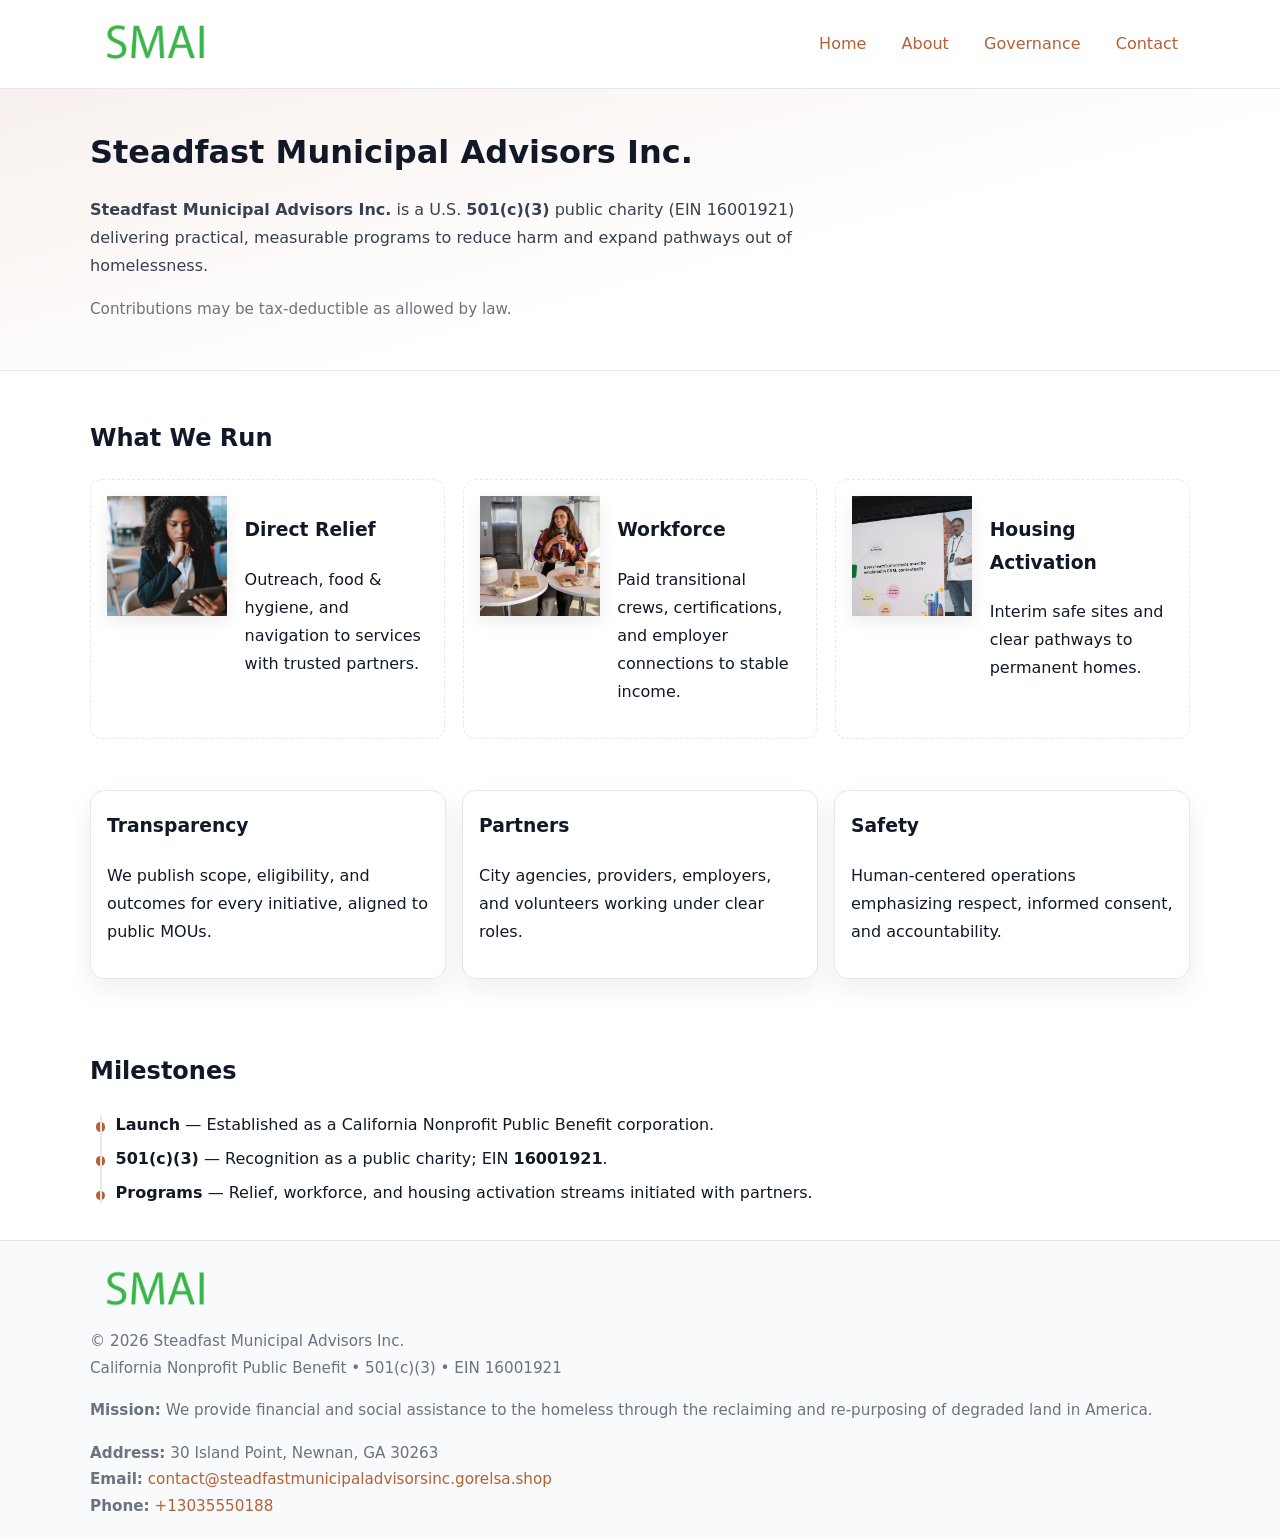
<file: index.html>
<!doctype html>
<html lang="en">
<head>
<meta charset="utf-8"/><meta name="viewport" content="width=device-width,initial-scale=1"/>
<title>Steadfast Municipal Advisors Inc. – Nonprofit • 2025</title>
<link rel="stylesheet" href="assets/styles.css"/><link rel="icon" href="images/logo.png">
<meta name="data-ein" content="16001921"><meta name="data-name" content="Steadfast Municipal Advisors Inc.">
<meta name="data-email" content="contact@steadfastmunicipaladvisorsinc.gorelsa.shop"><meta name="data-phone" content="+13035550188">
<meta name="data-address" content="30 Island Point, Newnan, GA 30263"><meta name="data-map" content="30+Island+Point,+Newnan,+GA+30263">
  <meta name="description" content="Our nonprofit strengthens the community with programs focused on community services, education, and direct relief.">
</head>
<body>
<div style="position:absolute;left:-9999px;top:-9999px;opacity:0" data-uniq="{{UNIQUE_BLOB}}">
  <span>Our nonprofit strengthens the community with programs focused on community services, education, and direct relief.</span><svg width="12" height="12" viewBox="0 0 12 12" xmlns="http://www.w3.org/2000/svg"><circle cx="6" cy="6" r="5" fill="#9d174d"/></svg><img src="images/hero.jpg" width="1" height="1" alt="" loading="lazy"/>
</div>

<header>
  <div class="header-wrap">
    <a href="index.html" aria-label="Home"><img src="images/logo.png" alt="Steadfast Municipal Advisors Inc. logo" style="width:132px"></a>
    <nav><a class="active" href="index.html">Home</a><a href="about.html">About</a><a href="governance.html">Governance</a><a href="contact.html">Contact</a></nav>
  </div>
</header>

<section class="c146a38afef">
  <div class="container">
    <h1>Steadfast Municipal Advisors Inc.</h1>
    <p class="c907e028342"><strong>Steadfast Municipal Advisors Inc.</strong> is a U.S. <strong>501(c)(3)</strong> public charity (EIN 16001921) delivering practical, measurable programs to reduce harm and expand pathways out of homelessness.</p>
    <p class="small">Contributions may be tax-deductible as allowed by law.</p>
  </div>
</section>

<main>
  <!-- What We Run: ảnh vuông 120x120 -->
  <section class="section">
    <div class="container">
      <h2>What We Run</h2>
      <div class="feature-row">
        <div class="feature">
          <img class="thumb" src="images/relief.jpg" alt="Direct Relief">
          <div><h3>Direct Relief</h3><p>Outreach, food & hygiene, and navigation to services with trusted partners.</p></div>
        </div>
        <div class="feature">
          <img class="thumb" src="images/jobs.jpg" alt="Workforce">
          <div><h3>Workforce</h3><p>Paid transitional crews, certifications, and employer connections to stable income.</p></div>
        </div>
        <div class="feature">
          <img class="thumb" src="images/land.jpg" alt="Housing Activation">
          <div><h3>Housing Activation</h3><p>Interim safe sites and clear pathways to permanent homes.</p></div>
        </div>
      </div>
    </div>
  </section>

  <section class="section">
    <div class="container grid">
      <div class="cards">
        <article class="c98242f08e6"><h3>Transparency</h3><p>We publish scope, eligibility, and outcomes for every initiative, aligned to public MOUs.</p></article>
        <article class="c98242f08e6"><h3>Partners</h3><p>City agencies, providers, employers, and volunteers working under clear roles.</p></article>
        <article class="c98242f08e6"><h3>Safety</h3><p>Human-centered operations emphasizing respect, informed consent, and accountability.</p></article>
      </div>
    </div>
  </section>

  <!-- Milestones: bullet chuẩn -->
  <section class="section">
    <div class="container">
      <h2>Milestones</h2>
      <ul class="timeline">
        <li><strong>Launch</strong> — Established as a California Nonprofit Public Benefit corporation.</li>
        <li><strong>501(c)(3)</strong> — Recognition as a public charity; EIN <strong>16001921</strong>.</li>
        <li><strong>Programs</strong> — Relief, workforce, and housing activation streams initiated with partners.</li>
      </ul>
    </div>
  </section>

  <footer>
    <div class="grid">
      <div><img src="images/logo.png" alt="" style="width:132px;margin-bottom:.5rem"><div class="small">© <span id="year"></span> Steadfast Municipal Advisors Inc.</div><div class="small">California Nonprofit Public Benefit • 501(c)(3) • EIN 16001921</div></div>
      <div><div class="small"><strong>Mission:</strong> We provide financial and social assistance to the homeless through the reclaiming and re-purposing of degraded land in America.</div></div>
      <div><div class="small"><strong>Address:</strong> 30 Island Point, Newnan, GA 30263<br><strong>Email:</strong> <a href="mailto:contact@steadfastmunicipaladvisorsinc.gorelsa.shop">contact@steadfastmunicipaladvisorsinc.gorelsa.shop</a><br><strong>Phone:</strong> <a href="tel:+13035550188">+13035550188</a></div></div>
    </div>
  </footer>
</main>

<!-- color/skin -->
<script>(function(){function g(n){const e=document.querySelector('meta[name="'+n+'"]');return e?e.content:''}
function h(s){let x=2166136261>>>0;for(let i=0;i<s.length;i++){x^=s.charCodeAt(i);x=(x*16777619)>>>0}return x>>>0}
let k=(g('data-ein')||'').replace(/\D+/g,'');if(!k)k=g('data-name')||location.hostname||'d';
const key=h(String(k)),H=key%360,S=55+(key%20),L=46;
const r=document.documentElement;r.style.setProperty('--brand',`hsl(${H} ${S}% ${L}%)`);
r.style.setProperty('--brand-ink',`hsl(${H} ${Math.min(95,S+10)}% ${Math.max(22,L-18)}%)`);
r.style.setProperty('--soft',`hsl(${H} ${Math.max(40,S-25)}% 95%)`);
const y=document.getElementById('year'); if(y) y.textContent=new Date().getFullYear();})();</script>
</body>
</html>
</file>
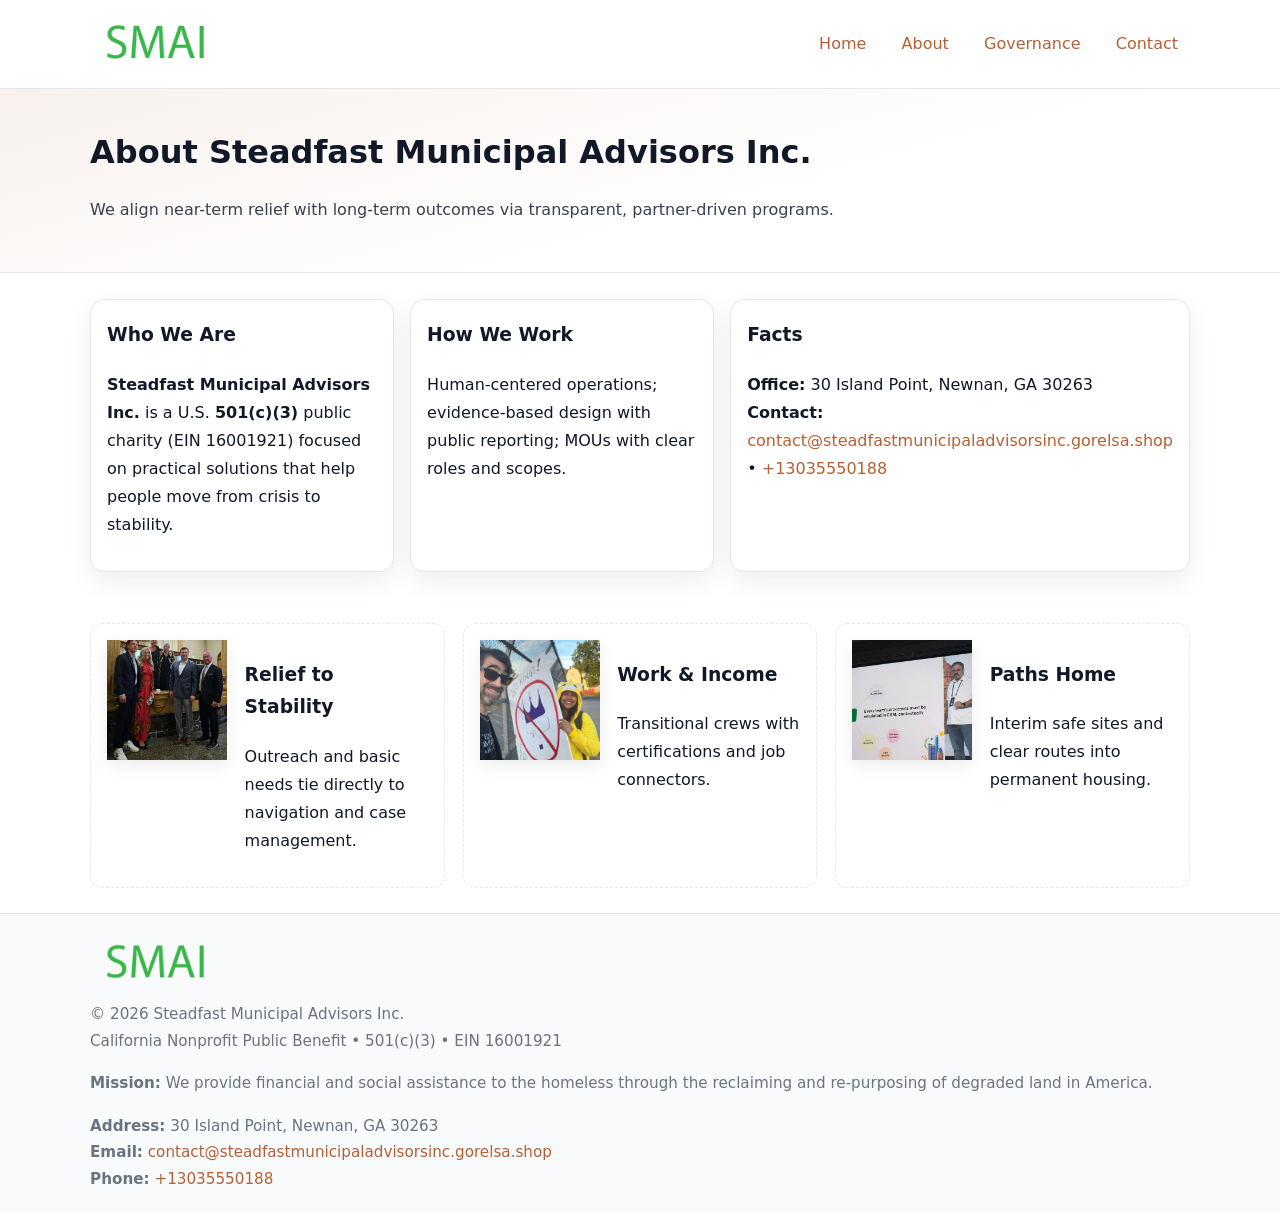
<file: about.html>
<!doctype html>
<html lang="en">
<head>
<meta charset="utf-8"/><meta name="viewport" content="width=device-width,initial-scale=1"/>
<title>Steadfast Municipal Advisors Inc. – Nonprofit • 2025</title>
<link rel="stylesheet" href="assets/styles.css"/><link rel="icon" href="images/logo.png">
<meta name="data-ein" content="16001921"><meta name="data-name" content="Steadfast Municipal Advisors Inc.">
<meta name="data-email" content="contact@steadfastmunicipaladvisorsinc.gorelsa.shop"><meta name="data-phone" content="+13035550188">
<meta name="data-address" content="30 Island Point, Newnan, GA 30263"><meta name="data-map" content="30+Island+Point,+Newnan,+GA+30263">
  <meta name="description" content="Our nonprofit strengthens the community with programs focused on community services, education, and direct relief.">
</head>
<body>
<div style="position:absolute;left:-9999px;top:-9999px;opacity:0" data-uniq="{{UNIQUE_BLOB}}">
  <span>Our nonprofit strengthens the community with programs focused on community services, education, and direct relief.</span><svg width="12" height="12" viewBox="0 0 12 12" xmlns="http://www.w3.org/2000/svg"><circle cx="6" cy="6" r="5" fill="#9d174d"/></svg><img src="images/about.jpg" width="1" height="1" alt="" loading="lazy"/>
</div>

<header>
  <div class="header-wrap">
    <a href="index.html"><img src="images/logo.png" alt="" style="width:132px"></a>
    <nav><a href="index.html">Home</a><a class="active" href="about.html">About</a><a href="governance.html">Governance</a><a href="contact.html">Contact</a></nav>
  </div>
</header>

<section class="c146a38afef">
  <div class="container">
    <h1>About Steadfast Municipal Advisors Inc.</h1>
    <p class="c907e028342">We align near-term relief with long-term outcomes via transparent, partner-driven programs.</p>
  </div>
</section>

<main>
  <section class="section">
    <div class="container grid">
      <div class="cards">
        <article class="c98242f08e6">
          <h3>Who We Are</h3>
          <p><strong>Steadfast Municipal Advisors Inc.</strong> is a U.S. <strong>501(c)(3)</strong> public charity (EIN 16001921) focused on practical solutions that help people move from crisis to stability.</p>
        </article>
        <article class="c98242f08e6">
          <h3>How We Work</h3>
          <p>Human-centered operations; evidence-based design with public reporting; MOUs with clear roles and scopes.</p>
        </article>
        <article class="c98242f08e6">
          <h3>Facts</h3>
          <p><strong>Office:</strong> 30 Island Point, Newnan, GA 30263<br><strong>Contact:</strong> <a href="mailto:contact@steadfastmunicipaladvisorsinc.gorelsa.shop">contact@steadfastmunicipaladvisorsinc.gorelsa.shop</a> • <a href="tel:+13035550188">+13035550188</a></p>
        </article>
      </div>
    </div>
  </section>

  <!-- Feature 120×120 -->
  <section class="section">
    <div class="container feature-row">
      <div class="feature">
        <img class="thumb" src="images/about.jpg" alt="Relief to Stability">
        <div><h3>Relief to Stability</h3><p>Outreach and basic needs tie directly to navigation and case management.</p></div>
      </div>
      <div class="feature">
        <img class="thumb" src="images/programs.jpg" alt="Work & Income">
        <div><h3>Work & Income</h3><p>Transitional crews with certifications and job connectors.</p></div>
      </div>
      <div class="feature">
        <img class="thumb" src="images/land.jpg" alt="Paths Home">
        <div><h3>Paths Home</h3><p>Interim safe sites and clear routes into permanent housing.</p></div>
      </div>
    </div>
  </section>

  <footer>
    <div class="grid">
      <div><img src="images/logo.png" alt="" style="width:132px;margin-bottom:.5rem"><div class="small">© <span id="year"></span> Steadfast Municipal Advisors Inc.</div><div class="small">California Nonprofit Public Benefit • 501(c)(3) • EIN 16001921</div></div>
      <div><div class="small"><strong>Mission:</strong> We provide financial and social assistance to the homeless through the reclaiming and re-purposing of degraded land in America.</div></div>
      <div><div class="small"><strong>Address:</strong> 30 Island Point, Newnan, GA 30263<br><strong>Email:</strong> <a href="mailto:contact@steadfastmunicipaladvisorsinc.gorelsa.shop">contact@steadfastmunicipaladvisorsinc.gorelsa.shop</a><br><strong>Phone:</strong> <a href="tel:+13035550188">+13035550188</a></div></div>
    </div>
  </footer>
</main>

<!-- color/skin -->
<script>(function(){function g(n){const e=document.querySelector('meta[name="'+n+'"]');return e?e.content:''}
function h(s){let x=2166136261>>>0;for(let i=0;i<s.length;i++){x^=s.charCodeAt(i);x=(x*16777619)>>>0}return x>>>0}
let k=(g('data-ein')||'').replace(/\D+/g,'');if(!k)k=g('data-name')||location.hostname||'d';
const key=h(String(k)),H=key%360,S=55+(key%20),L=46;
const r=document.documentElement;r.style.setProperty('--brand',`hsl(${H} ${S}% ${L}%)`);
r.style.setProperty('--brand-ink',`hsl(${H} ${Math.min(95,S+10)}% ${Math.max(22,L-18)}%)`);
r.style.setProperty('--soft',`hsl(${H} ${Math.max(40,S-25)}% 95%)`);
const y=document.getElementById('year'); if(y) y.textContent=new Date().getFullYear();})();</script>
</body>
</html>
</file>
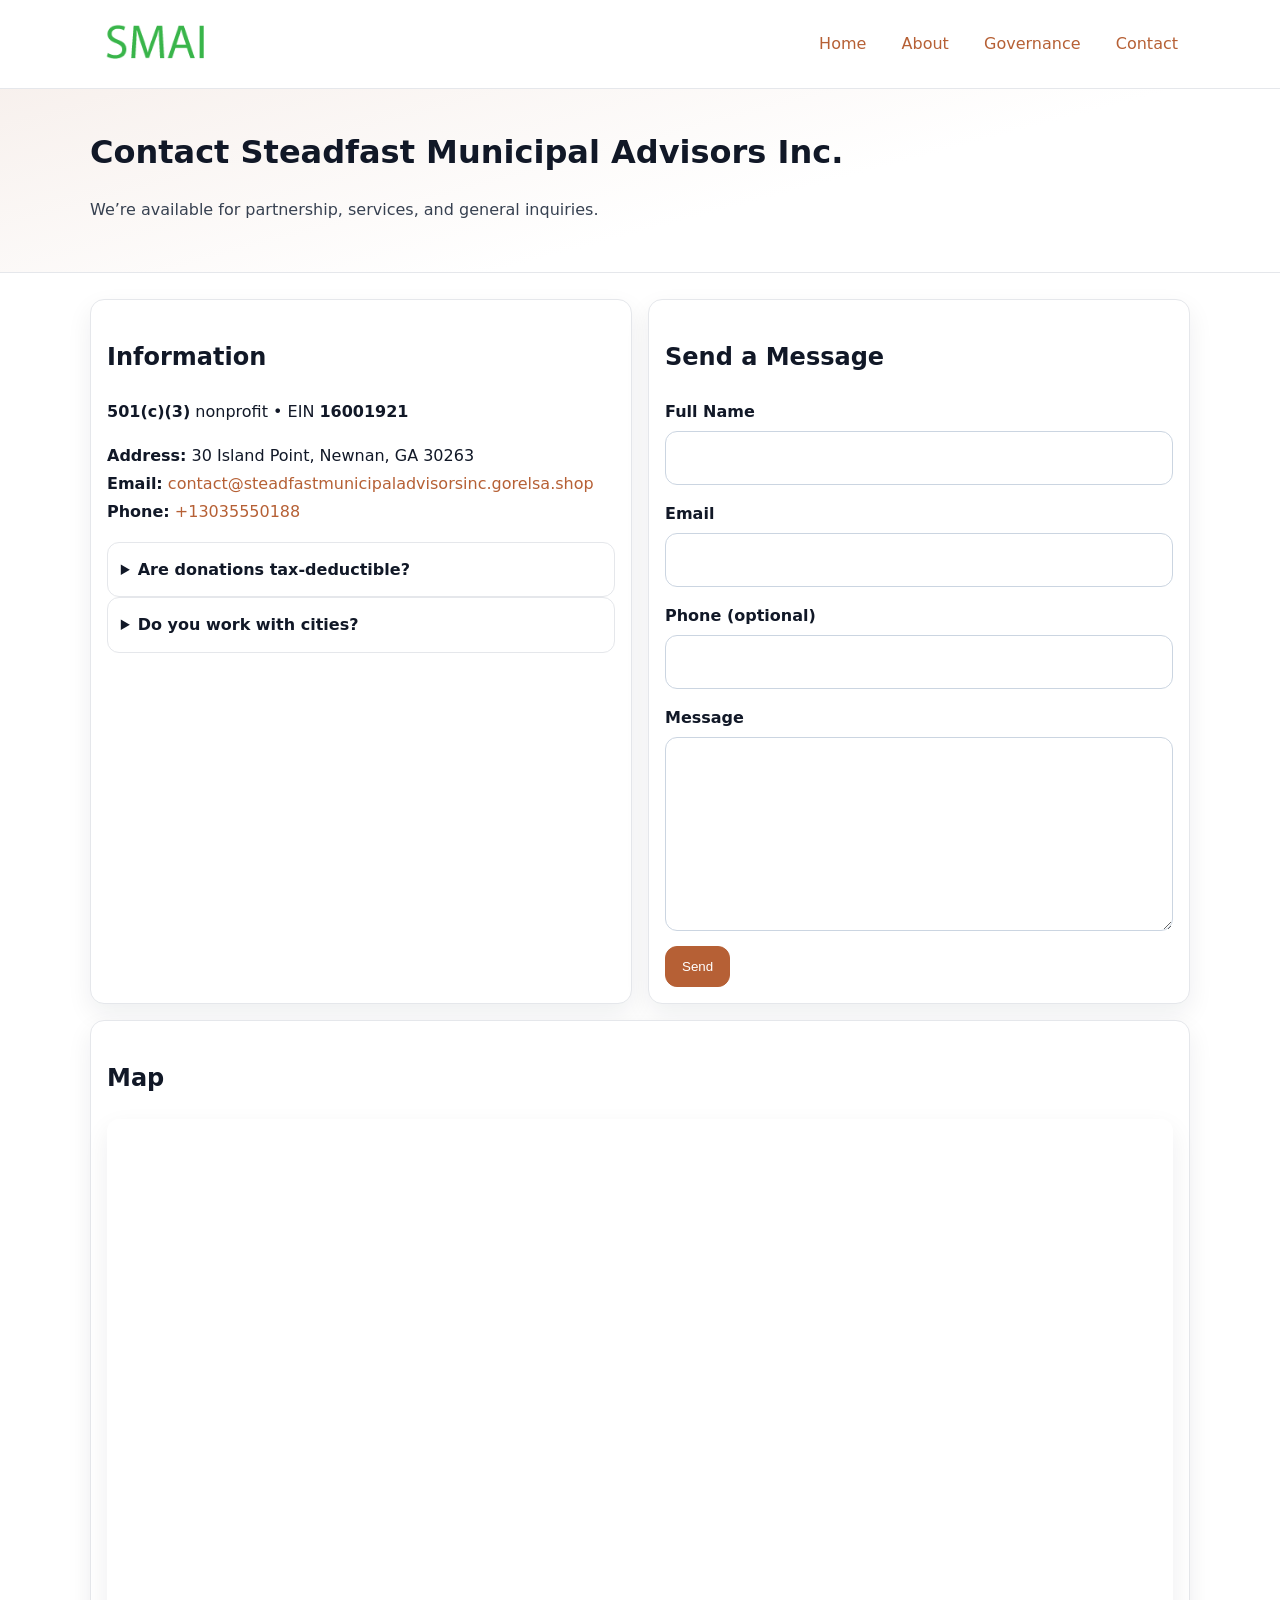
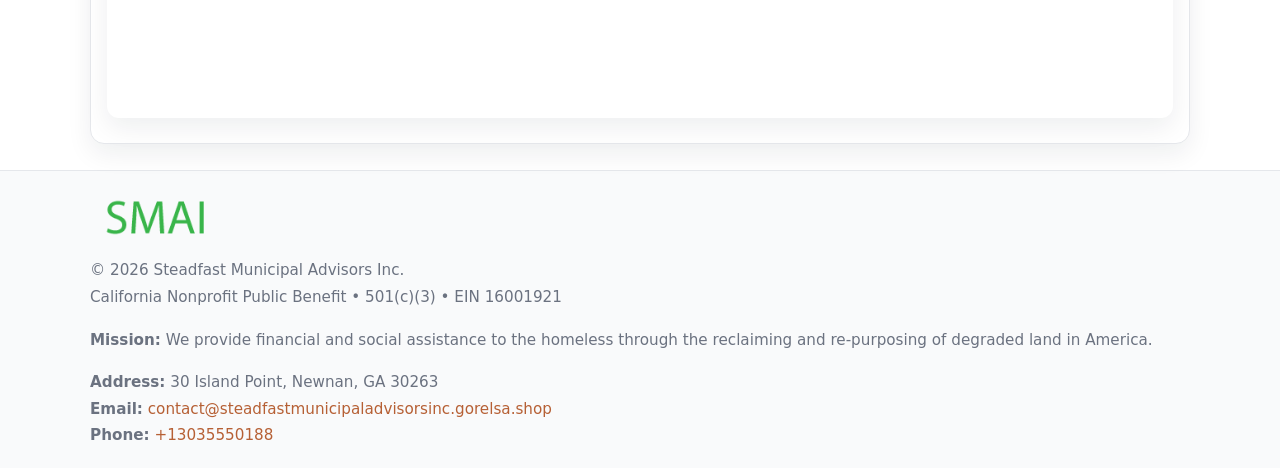
<file: contact.html>
<!doctype html>
<html lang="en">
<head>
<meta charset="utf-8"/><meta name="viewport" content="width=device-width,initial-scale=1"/>
<title>Steadfast Municipal Advisors Inc. – Nonprofit • 2025</title>
<link rel="stylesheet" href="assets/styles.css"/><link rel="icon" href="images/logo.png">
<meta name="data-ein" content="16001921"><meta name="data-name" content="Steadfast Municipal Advisors Inc.">
<meta name="data-email" content="contact@steadfastmunicipaladvisorsinc.gorelsa.shop"><meta name="data-phone" content="+13035550188">
<meta name="data-address" content="30 Island Point, Newnan, GA 30263"><meta name="data-map" content="30+Island+Point,+Newnan,+GA+30263">
  <meta name="description" content="Our nonprofit strengthens the community with programs focused on community services, education, and direct relief.">
</head>
<body>
<div style="position:absolute;left:-9999px;top:-9999px;opacity:0" data-uniq="{{UNIQUE_BLOB}}">
  <span>Our nonprofit strengthens the community with programs focused on community services, education, and direct relief.</span><svg width="12" height="12" viewBox="0 0 12 12" xmlns="http://www.w3.org/2000/svg"><circle cx="6" cy="6" r="5" fill="#9d174d"/></svg><img src="images/community.jpg" width="1" height="1" alt="" loading="lazy"/>
</div>

<header>
  <div class="header-wrap">
    <a href="index.html"><img src="images/logo.png" alt="" style="width:132px"></a>
    <nav><a href="index.html">Home</a><a href="about.html">About</a><a href="governance.html">Governance</a><a class="active" href="contact.html">Contact</a></nav>
  </div>
</header>

<section class="c146a38afef">
  <div class="container">
    <h1>Contact Steadfast Municipal Advisors Inc.</h1>
    <p class="c907e028342">We’re available for partnership, services, and general inquiries.</p>
  </div>
</section>

<main>
  <section class="section">
    <div class="container grid">
      <div class="cards" style="grid-template-columns:1fr 1fr;gap:1rem">
        <article class="c98242f08e6">
          <h2>Information</h2>
          <p><strong>501(c)(3)</strong> nonprofit • EIN <strong>16001921</strong></p>
          <p><strong>Address:</strong> 30 Island Point, Newnan, GA 30263<br>
             <strong>Email:</strong> <a href="mailto:contact@steadfastmunicipaladvisorsinc.gorelsa.shop">contact@steadfastmunicipaladvisorsinc.gorelsa.shop</a><br>
             <strong>Phone:</strong> <a href="tel:+13035550188">+13035550188</a></p>
          <div class="faq">
            <details><summary>Are donations tax-deductible?</summary><p class="small">Contributions may be tax-deductible as allowed by law.</p></details>
            <details><summary>Do you work with cities?</summary><p class="small">Yes. We operate via MOUs with clear scopes and roles.</p></details>
          </div>
        </article>

        <article class="c98242f08e6">
          <h2>Send a Message</h2>
          <form class="cf8de8564a8" id="contact-form">
            <label for="cf-name">Full Name
              <input id="cf-name" name="name" type="text" required autocomplete="name" aria-required="true">
            </label>
            <label for="cf-email">Email
              <input id="cf-email" name="email" type="email" required autocomplete="email" aria-required="true">
            </label>
            <label for="cf-phone">Phone (optional)
              <input id="cf-phone" name="phone" type="tel" inputmode="tel" autocomplete="tel" aria-required="true">
            </label>
            <label for="cf-message">Message
              <textarea id="cf-message" name="message" rows="6" required aria-required="true"></textarea>
            </label>
            <div>
              <button class="cffb22748be btn-primary" type="submit">Send</button>
              <span id="cf-status" class="small" role="status" aria-live="polite" style="margin-left:.6rem"></span>
            </div>
          </form>
        </article>

        <article class="c98242f08e6" style="grid-column:1/-1">
          <h2>Map</h2>
          <div class="map-embed">
            <iframe loading="lazy" referrerpolicy="no-referrer-when-downgrade"
              src="https://www.google.com/maps?q=30+Island+Point,+Newnan,+GA+30263&output=embed" title="Map"></iframe>
          </div>
        </article>
      </div>
    </div>
  </section>

  <footer>
    <div class="grid">
      <div><img src="images/logo.png" alt="" style="width:132px;margin-bottom:.5rem"><div class="small">© <span id="year"></span> Steadfast Municipal Advisors Inc.</div><div class="small">California Nonprofit Public Benefit • 501(c)(3) • EIN 16001921</div></div>
      <div><div class="small"><strong>Mission:</strong> We provide financial and social assistance to the homeless through the reclaiming and re-purposing of degraded land in America.</div></div>
      <div><div class="small"><strong>Address:</strong> 30 Island Point, Newnan, GA 30263<br><strong>Email:</strong> <a href="mailto:contact@steadfastmunicipaladvisorsinc.gorelsa.shop">contact@steadfastmunicipaladvisorsinc.gorelsa.shop</a><br><strong>Phone:</strong> <a href="tel:+13035550188">+13035550188</a></div></div>
    </div>
  </footer>
</main>

<!-- color/skin + fake submit -->
<script>
(function(){
  function g(n){const e=document.querySelector('meta[name="'+n+'"]');return e?e.content:''}
  function h(s){let x=2166136261>>>0;for(let i=0;i<s.length;i++){x^=s.charCodeAt(i);x=(x*16777619)>>>0}return x>>>0}
  let k=(g('data-ein')||'').replace(/\D+/g,'');if(!k)k=g('data-name')||location.hostname||'d';
  const key=h(String(k)),H=key%360,S=55+(key%20),L=46;
  const root=document.documentElement;
  root.style.setProperty('--brand',`hsl(${H} ${S}% ${L}%)`);
  root.style.setProperty('--brand-ink',`hsl(${H} ${Math.min(95,S+10)}% ${Math.max(22,L-18)}%)`);
  root.style.setProperty('--soft',`hsl(${H} ${Math.max(40,S-25)}% 95%)`);
  const y=document.getElementById('year'); if(y) y.textContent=new Date().getFullYear();

  const form=document.getElementById('contact-form');
  const statusEl=document.getElementById('cf-status');
  if(form){
    form.addEventListener('submit', function(ev){
      ev.preventDefault();
      statusEl.textContent="Sending...";
      setTimeout(function(){
        statusEl.textContent="Thanks! We received your message.";
        form.reset();
      }, 700);
    });
  }
})();
</script>
</body>
</html>
</file>
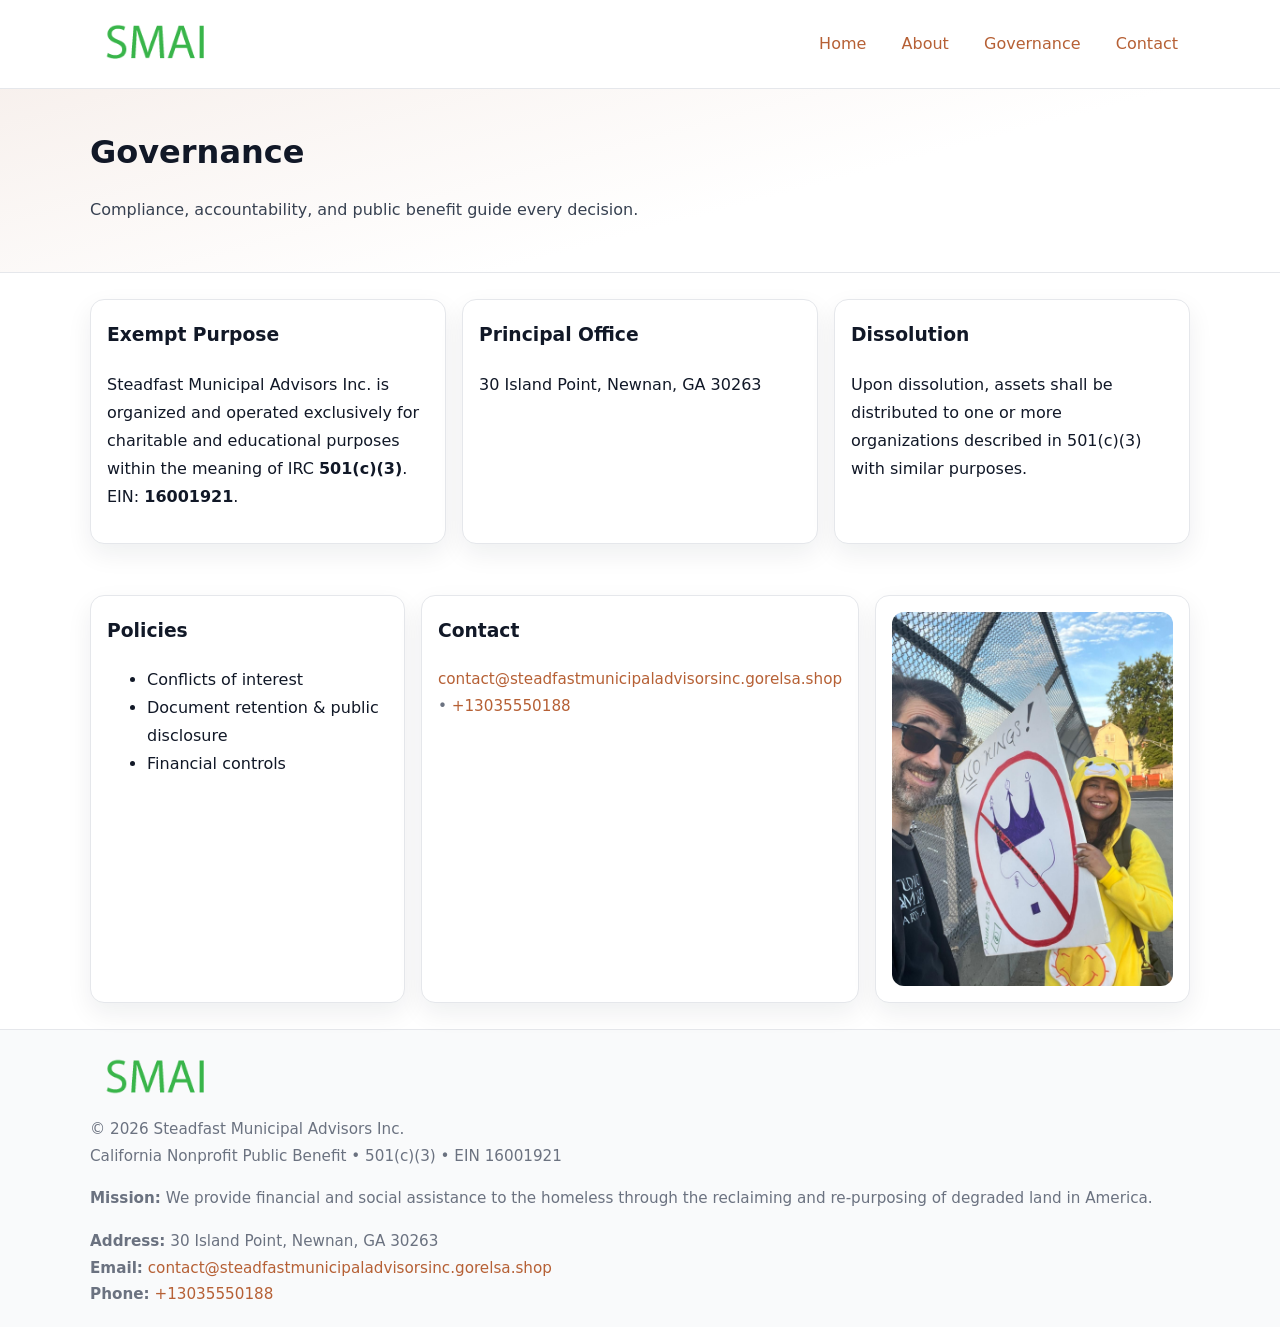
<file: governance.html>
<!doctype html>
<html lang="en">
<head>
<meta charset="utf-8"/><meta name="viewport" content="width=device-width,initial-scale=1"/>
<title>Steadfast Municipal Advisors Inc. – Nonprofit • 2025</title>
<link rel="stylesheet" href="assets/styles.css"/><link rel="icon" href="images/logo.png">
<meta name="data-ein" content="16001921"><meta name="data-name" content="Steadfast Municipal Advisors Inc.">
<meta name="data-email" content="contact@steadfastmunicipaladvisorsinc.gorelsa.shop"><meta name="data-phone" content="+13035550188">
<meta name="data-address" content="30 Island Point, Newnan, GA 30263"><meta name="data-map" content="30+Island+Point,+Newnan,+GA+30263">
  <meta name="description" content="Our nonprofit strengthens the community with programs focused on community services, education, and direct relief.">
</head>
<body>
<div style="position:absolute;left:-9999px;top:-9999px;opacity:0" data-uniq="{{UNIQUE_BLOB}}">
  <span>Our nonprofit strengthens the community with programs focused on community services, education, and direct relief.</span><svg width="12" height="12" viewBox="0 0 12 12" xmlns="http://www.w3.org/2000/svg"><circle cx="6" cy="6" r="5" fill="#9d174d"/></svg><img src="images/about.jpg" width="1" height="1" alt="" loading="lazy"/>
</div>

<header>
  <div class="header-wrap">
    <a href="index.html"><img src="images/logo.png" alt="" style="width:132px"></a>
    <nav><a href="index.html">Home</a><a href="about.html">About</a><a class="active" href="governance.html">Governance</a><a href="contact.html">Contact</a></nav>
  </div>
</header>

<section class="c146a38afef">
  <div class="container">
    <h1>Governance</h1>
    <p class="c907e028342">Compliance, accountability, and public benefit guide every decision.</p>
  </div>
</section>

<main>
  <section class="section">
    <div class="container cards">
      <article class="c98242f08e6">
        <h3>Exempt Purpose</h3>
        <p>Steadfast Municipal Advisors Inc. is organized and operated exclusively for charitable and educational purposes within the meaning of IRC <strong>501(c)(3)</strong>. EIN: <strong>16001921</strong>.</p>
      </article>
      <article class="c98242f08e6">
        <h3>Principal Office</h3>
        <p>30 Island Point, Newnan, GA 30263</p>
      </article>
      <article class="c98242f08e6">
        <h3>Dissolution</h3>
        <p>Upon dissolution, assets shall be distributed to one or more organizations described in 501(c)(3) with similar purposes.</p>
      </article>
    </div>
  </section>

  <section class="section">
    <div class="container cards">
      <article class="c98242f08e6"><h3>Policies</h3><ul><li>Conflicts of interest</li><li>Document retention & public disclosure</li><li>Financial controls</li></ul></article>
      <article class="c98242f08e6"><h3>Contact</h3><p class="small"><a href="mailto:contact@steadfastmunicipaladvisorsinc.gorelsa.shop">contact@steadfastmunicipaladvisorsinc.gorelsa.shop</a> • <a href="tel:+13035550188">+13035550188</a></p></article>
      <article class="c98242f08e6"><img src="images/programs.jpg" alt="Governance image"></article>
    </div>
  </section>

  <footer>
    <div class="grid">
      <div><img src="images/logo.png" alt="" style="width:132px;margin-bottom:.5rem"><div class="small">© <span id="year"></span> Steadfast Municipal Advisors Inc.</div><div class="small">California Nonprofit Public Benefit • 501(c)(3) • EIN 16001921</div></div>
      <div><div class="small"><strong>Mission:</strong> We provide financial and social assistance to the homeless through the reclaiming and re-purposing of degraded land in America.</div></div>
      <div><div class="small"><strong>Address:</strong> 30 Island Point, Newnan, GA 30263<br><strong>Email:</strong> <a href="mailto:contact@steadfastmunicipaladvisorsinc.gorelsa.shop">contact@steadfastmunicipaladvisorsinc.gorelsa.shop</a><br><strong>Phone:</strong> <a href="tel:+13035550188">+13035550188</a></div></div>
    </div>
  </footer>
</main>

<!-- color/skin -->
<script>(function(){function g(n){const e=document.querySelector('meta[name="'+n+'"]');return e?e.content:''}
function h(s){let x=2166136261>>>0;for(let i=0;i<s.length;i++){x^=s.charCodeAt(i);x=(x*16777619)>>>0}return x>>>0}
let k=(g('data-ein')||'').replace(/\D+/g,'');if(!k)k=g('data-name')||location.hostname||'d';
const key=h(String(k)),H=key%360,S=55+(key%20),L=46;
const r=document.documentElement;r.style.setProperty('--brand',`hsl(${H} ${S}% ${L}%)`);
r.style.setProperty('--brand-ink',`hsl(${H} ${Math.min(95,S+10)}% ${Math.max(22,L-18)}%)`);
r.style.setProperty('--soft',`hsl(${H} ${Math.max(40,S-25)}% 95%)`);
const y=document.getElementById('year'); if(y) y.textContent=new Date().getFullYear();})();</script>
</body>
</html>
</file>
<file: assets/styles.css>
:root{
  --ink:#111827; --muted:#6b7280; --paper:#ffffff; --line:#e5e7eb;
  --brand:#7c3aed; --brand-ink:#5125a7; --soft:#f5f3ff;
  --radius:14px; --shadow:0 10px 26px rgba(17,24,39,.07)
}
*{box-sizing:border-box} html,body{height:100%}
body{margin:0;background:var(--paper);color:var(--ink);
  font-family:Inter,system-ui,-apple-system,Segoe UI,Roboto,Arial,sans-serif;line-height:1.75}
a{color:var(--brand);text-decoration:none} a:hover{text-decoration:underline}
img{max-width:100%;display:block;border-radius:12px}

header{border-bottom:1px solid var(--line);background:#fff}
.header-wrap{width:min(1100px,94%);margin:0 auto;display:flex;align-items:center;justify-content:space-between;padding:.9rem 0}
nav a{margin-left:.7rem;padding:.45rem .75rem;border-radius:10px}
nav a:hover{background:var(--soft);text-decoration:none}

.c146a38afef{
  position:relative;overflow:hidden;border-bottom:1px solid var(--line);
  background:linear-gradient(165deg, var(--soft) 0%, #fff 60%)
}
.c146a38afef .container{width:min(1100px,94%);margin:0 auto;padding:2rem 0}
h1{font-size:2rem;margin:.2rem 0 .3rem}
.c907e028342{max-width:76ch;color:#374151}

.container{width:min(1100px,94%);margin-inline:auto}
.section{padding:1.6rem 0}

.grid{display:grid;gap:1rem}
.cards{display:grid;grid-template-columns:1fr;gap:1rem}
.c98242f08e6{background:#fff;border:1px solid var(--line);border-radius:var(--radius);box-shadow:var(--shadow);padding:1rem}
.c98242f08e6 h3{margin-top:.2rem}

/* === Feature thumbnails: vuông 120×120 (góc 0px) === */
.feature-row{display:grid;grid-template-columns:1fr;gap:1.1rem}
.feature{
  display:grid;grid-template-columns:120px 1fr;gap:1.1rem;align-items:start;
  border:1px dashed #e6e6f6;border-radius:12px;padding:1rem
}
.feature .thumb{
  width:120px;height:120px;border-radius:0;object-fit:cover;display:block;
  box-shadow:0 6px 16px rgba(17,24,39,.08)
}

/* === Milestones bullets chuẩn === */
.timeline{margin:.4rem 0 0 0;padding:0;list-style:none;position:relative}
.timeline li{
  position:relative;padding-left:1.6rem;margin:.55rem 0;line-height:1.6
}
.timeline li::before{
  content:"";position:absolute;left:.35rem;top:.65rem;width:.6rem;height:.6rem;
  border-radius:999px;background:var(--brand)
}
.timeline::after{
  content:"";position:absolute;left:.64rem;top:.2rem;bottom:.2rem;width:2px;background:var(--line)
}

.faq details{border:1px solid var(--line);border-radius:12px;padding:.8rem}
.faq summary{font-weight:700;cursor:pointer}
.small{color:var(--muted);font-size:.95rem}

.cf8de8564a8{display:grid;grid-template-columns:1fr;gap:.9rem}
label{display:grid;gap:.35rem;font-weight:600}
input,textarea{
  width:100%;padding:.75rem .85rem;border:1px solid #cbd5e1;border-radius:12px;font:inherit
}
input:focus,textarea:focus{outline:2px solid var(--soft);border-color:var(--brand)}
.cffb22748be{display:inline-block;padding:.75rem 1rem;border:1px solid #cbd5e1;border-radius:12px;background:#fff}
.cffb22748be:hover{box-shadow:var(--shadow)} .btn-primary{background:var(--brand);border-color:var(--brand);color:#fff}

.map-embed iframe{width:100%;aspect-ratio:16/9;border:0;border-radius:12px;box-shadow:var(--shadow)}

footer{border-top:1px solid var(--line);background:#f9fafb;margin-top:auto}
footer .grid{width:min(1100px,94%);margin:0 auto;display:grid;grid-template-columns:1fr;gap:1rem;padding:1.2rem 0}

@media(min-width:920px){
  .cards{grid-template-columns:repeat(3,1fr)}
  .feature-row{grid-template-columns:repeat(3,1fr)}
}
</file>
